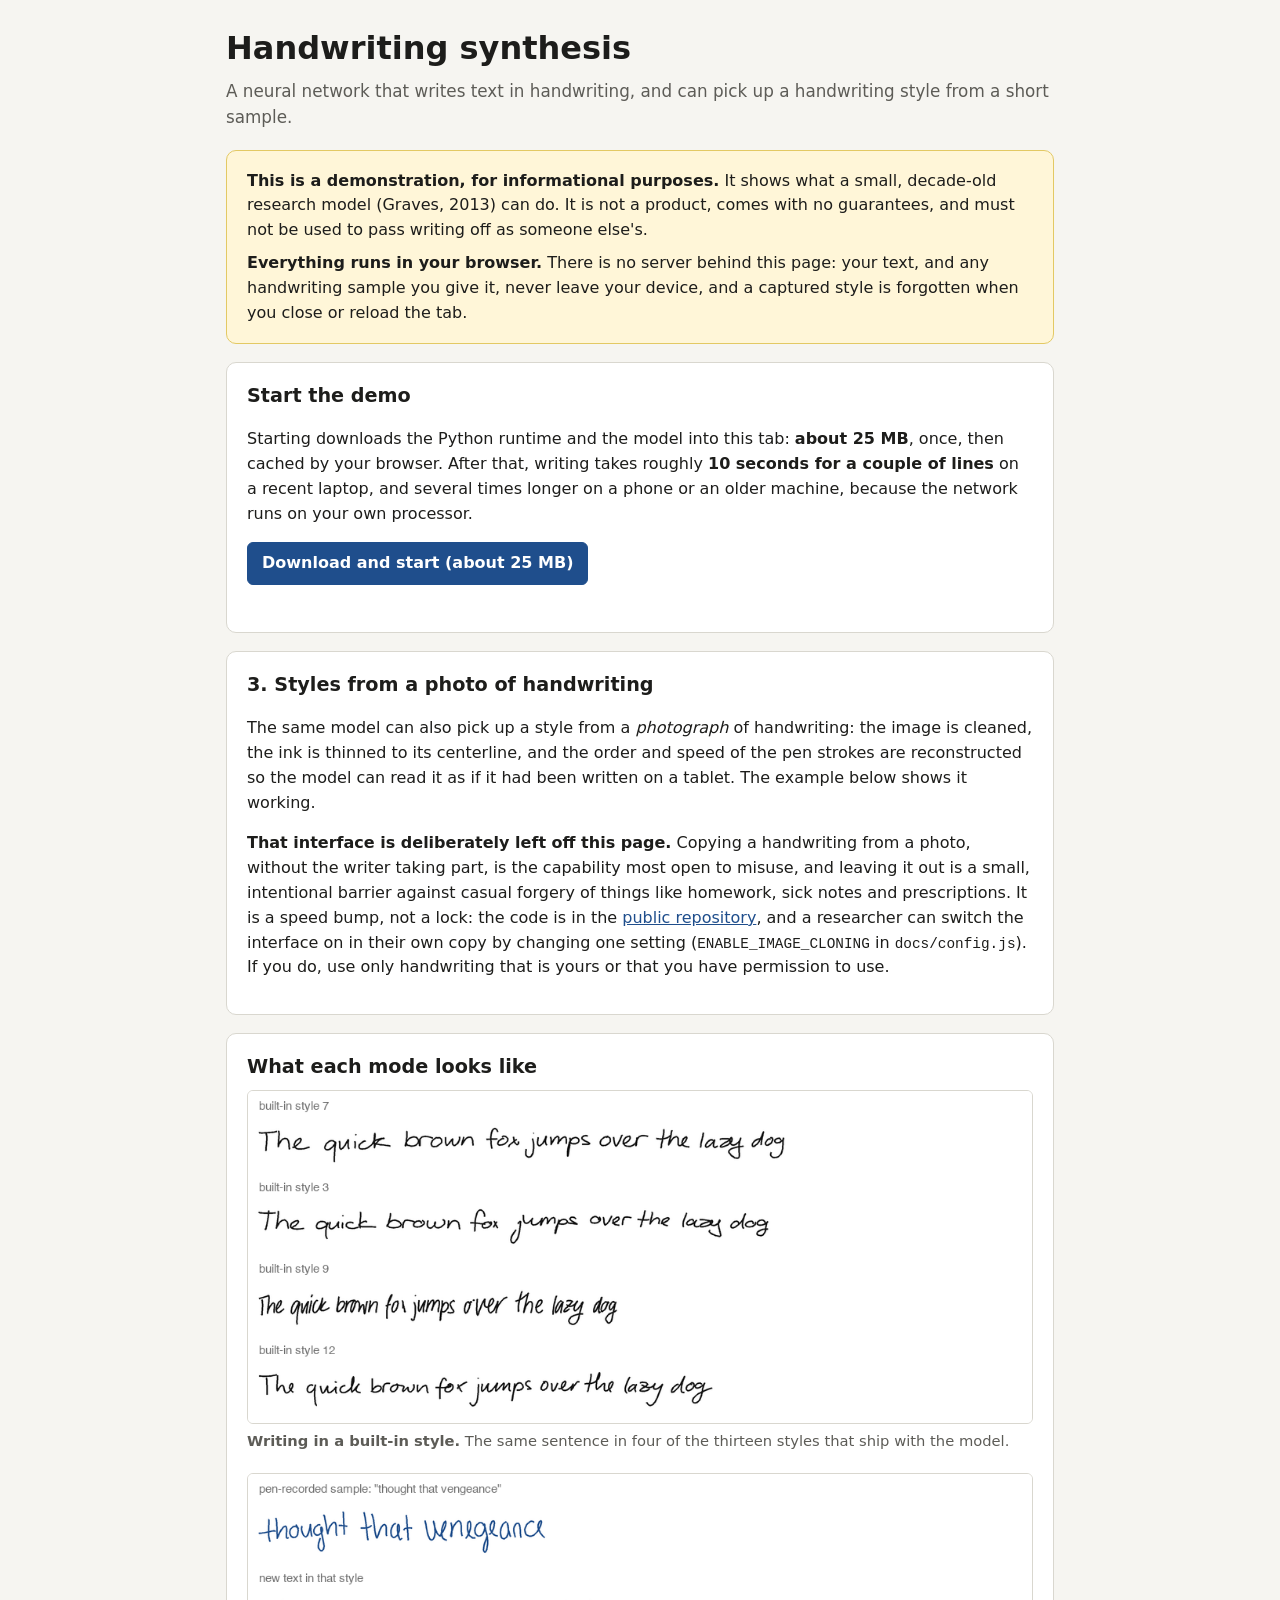
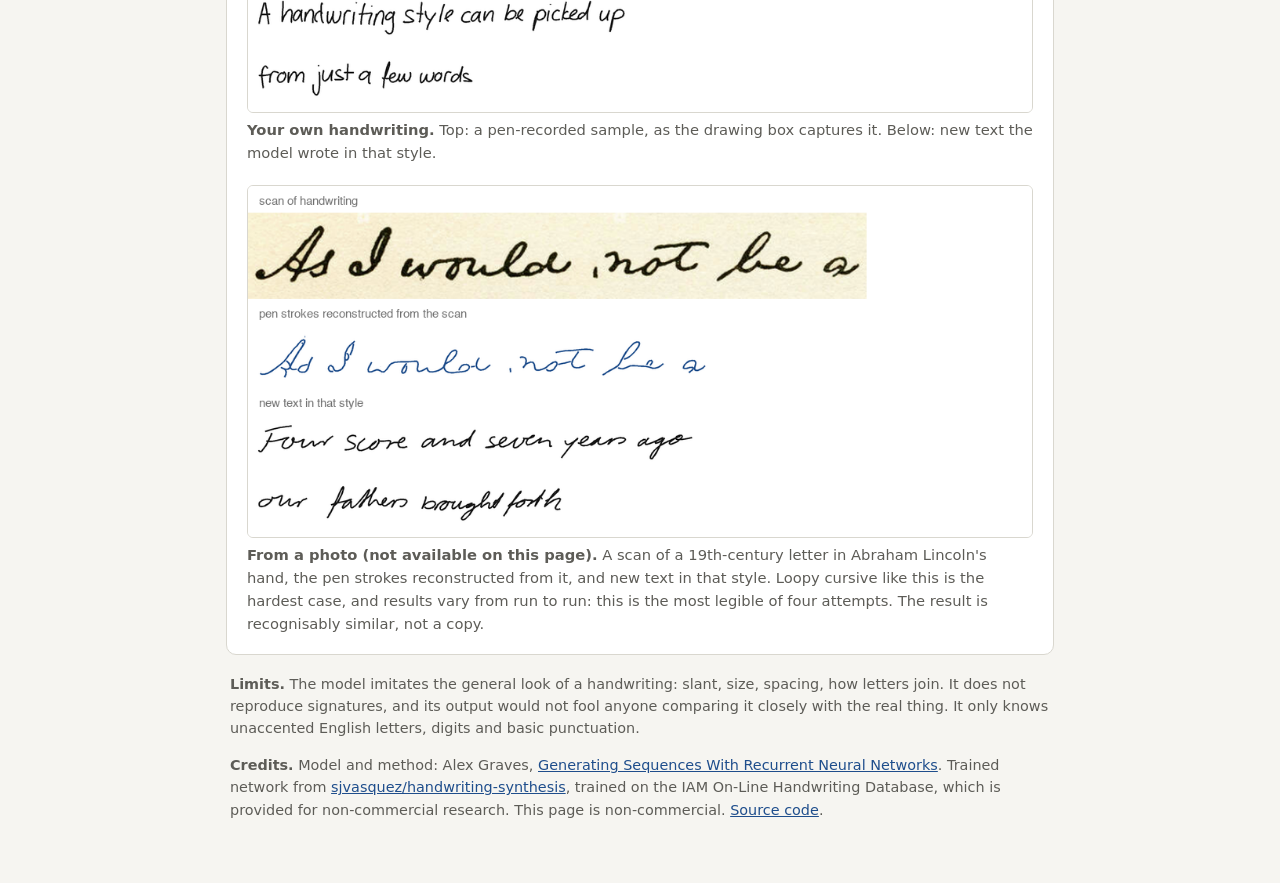
<file: docs/index.html>
<!DOCTYPE html>
<html lang="en">
<head>
<meta charset="UTF-8">
<meta name="viewport" content="width=device-width, initial-scale=1">
<title>Handwriting Synthesis Demo</title>
<link rel="stylesheet" href="style.css">
</head>
<body>
<main>
<header>
  <h1>Handwriting synthesis</h1>
  <p class="lede">A neural network that writes text in handwriting, and can pick up a handwriting style from a short sample.</p>
</header>

<section class="notice" aria-label="About this demo">
  <p><strong>This is a demonstration, for informational purposes.</strong> It shows what a small, decade-old
  research model (Graves, 2013) can do. It is not a product, comes with no guarantees, and must not be used to
  pass writing off as someone else's.</p>
  <p><strong>Everything runs in your browser.</strong> There is no server behind this page: your text, and any
  handwriting sample you give it, never leave your device, and a captured style is forgotten when you close or
  reload the tab.</p>
</section>

<section id="loader">
  <h2>Start the demo</h2>
  <p>Starting downloads the Python runtime and the model into this tab: <strong>about 25 MB</strong>, once, then
  cached by your browser. After that, writing takes roughly <strong>10 seconds for a couple of lines</strong>
  on a recent laptop, and several times longer on a phone or an older machine, because the network runs on your own processor.</p>
  <button id="start" class="primary">Download and start (about 25 MB)</button>
  <p id="load-status" class="status" role="status"></p>
</section>

<div id="app" hidden>
<section>
  <h2>1. Write something</h2>
  <label for="text">Text to write (at most 75 characters per line; wrap a whole line in **two asterisks** for bold)</label>
  <textarea id="text" rows="5">The quick brown fox jumps
over the lazy dog</textarea>
  <div class="row">
    <label>Style
      <select id="style"></select>
    </label>
    <label>Neatness <span id="bias-value">0.85</span>
      <input type="range" id="bias" min="0" max="1.5" step="0.05" value="0.85">
    </label>
    <label>Ink
      <select id="color"><option>black</option><option>blue</option><option>red</option><option>green</option></select>
    </label>
    <label>Align
      <select id="justify"><option value="left">left</option><option value="center">center</option><option value="right">right</option></select>
    </label>
  </div>
  <p class="hint">Neatness trades variety for legibility: low values are loose and sometimes illegible, high values are tidy and uniform.</p>
  <button id="generate" class="primary">Write it</button>
  <div class="progress" id="generate-progress" hidden><div></div></div>
  <p id="generate-status" class="status" role="status"></p>
  <div id="output" class="paper" hidden></div>
  <p><a id="download" hidden download="handwriting.svg">Download as SVG</a></p>
</section>

<section>
  <h2>2. Use your own handwriting</h2>
  <p>Write a few words in the box with a mouse, finger or stylus, type exactly what you wrote, and press
  <em>Use my handwriting</em>. The model reads the sample, then tests itself by writing three short lines in
  that style and checking they are legible; that test takes about 25 seconds on a laptop. Your style
  then appears as <em>mine</em> in the style list above.</p>
  <canvas id="pad" width="1000" height="220" aria-label="Handwriting sample box"></canvas>
  <div class="row">
    <label class="grow">What you wrote
      <input type="text" id="sample-text" placeholder="for example: a quiet morning walk">
    </label>
    <button id="clear">Clear</button>
    <button id="capture" class="primary">Use my handwriting</button>
  </div>
  <div class="progress" id="capture-progress" hidden><div></div></div>
  <p id="capture-status" class="status" role="status"></p>
  <div id="capture-sample" class="sample" hidden></div>
</section>
</div>

<section id="photo">
  <h2>3. Styles from a photo of handwriting</h2>
  <p>The same model can also pick up a style from a <em>photograph</em> of handwriting: the image is cleaned,
  the ink is thinned to its centerline, and the order and speed of the pen strokes are reconstructed so the
  model can read it as if it had been written on a tablet. The example below shows it working.</p>
  <p><strong>That interface is deliberately left off this page.</strong> Copying a handwriting from a photo,
  without the writer taking part, is the capability most open to misuse, and leaving it out is a small,
  intentional barrier against casual forgery of things like homework, sick notes and prescriptions. It is a
  speed bump, not a lock: the code is in the
  <a href="https://github.com/jonathanmaxberman/handwriting-synthesis-TF2-cloner">public repository</a>, and a
  researcher can switch the interface on in their own copy by changing one setting
  (<code>ENABLE_IMAGE_CLONING</code> in <code>docs/config.js</code>). If you do, use only handwriting that is
  yours or that you have permission to use.</p>
  <div id="photo-ui" hidden>
    <p class="hint">Image cloning is switched on in this copy. One line of a few words, cropped close to the
    writing. The first use downloads about 45 MB of image tools; tracing then tries five reconstructions and
    tests each, which takes about three minutes on a laptop.</p>
    <div class="row">
      <input type="file" id="photo-file" accept="image/*">
      <label class="grow">What the image says
        <input type="text" id="photo-text">
      </label>
      <button id="photo-go" class="primary">Use this image</button>
    </div>
    <div class="progress" id="photo-progress" hidden><div></div></div>
    <p id="photo-status" class="status" role="status"></p>
    <div id="photo-sample" class="sample" hidden></div>
  </div>
</section>

<section>
  <h2>What each mode looks like</h2>
  <figure>
    <img src="img/mode-write.png" alt="The same sentence written by the model in four of its built-in styles" loading="lazy">
    <figcaption><strong>Writing in a built-in style.</strong> The same sentence in four of the thirteen styles
    that ship with the model.</figcaption>
  </figure>
  <figure>
    <img src="img/mode-draw.png" alt="A pen-recorded handwriting sample and new text written by the model in that style" loading="lazy">
    <figcaption><strong>Your own handwriting.</strong> Top: a pen-recorded sample, as the drawing box captures
    it. Below: new text the model wrote in that style.</figcaption>
  </figure>
  <figure>
    <img src="img/mode-photo.png" alt="A scan of handwriting, the pen strokes reconstructed from it, and new text written in that style" loading="lazy">
    <figcaption><strong>From a photo (not available on this page).</strong> A scan of a 19th-century letter in
    Abraham Lincoln's hand, the pen strokes reconstructed from it, and new text in that style. Loopy cursive
    like this is the hardest case, and results vary from run to run: this is the most legible of four attempts. The result is recognisably similar, not a copy.</figcaption>
  </figure>
</section>

<footer>
  <p><strong>Limits.</strong> The model imitates the general look of a handwriting: slant, size, spacing, how
  letters join. It does not reproduce signatures, and its output would not fool anyone comparing it closely
  with the real thing. It only knows unaccented English letters, digits and basic punctuation.</p>
  <p><strong>Credits.</strong> Model and method: Alex Graves,
  <a href="https://arxiv.org/abs/1308.0850">Generating Sequences With Recurrent Neural Networks</a>.
  Trained network from <a href="https://github.com/sjvasquez/handwriting-synthesis">sjvasquez/handwriting-synthesis</a>,
  trained on the IAM On-Line Handwriting Database, which is provided for non-commercial research.
  This page is non-commercial. <a href="https://github.com/jonathanmaxberman/handwriting-synthesis-TF2-cloner">Source code</a>.</p>
</footer>
</main>
<script src="config.js"></script>
<script src="app.js"></script>
</body>
</html>
</file>
<file: docs/style.css>
:root {
  --bg: #f6f5f1; --panel: #ffffff; --text: #1d1d1b; --muted: #5d5c57; --line: #d9d7cf;
  --accent: #1f4e8c; --accent-text: #ffffff; --warn-bg: #fff6d8; --warn-line: #e3c964; --error: #a4161a;
}
@media (prefers-color-scheme: dark) {
  :root { --bg: #17181a; --panel: #212326; --text: #ecebe7; --muted: #a9a8a2; --line: #3a3d42;
          --accent: #8fb8f0; --accent-text: #10151c; --warn-bg: #332c12; --warn-line: #7a6a25; --error: #ff8f8f; }
}
* { box-sizing: border-box; }
body { margin: 0; background: var(--bg); color: var(--text); font: 16px/1.55 system-ui, -apple-system, "Segoe UI", sans-serif; }
main { max-width: 860px; margin: 0 auto; padding: 24px 16px 48px; }
h1 { font-size: 2rem; margin: 0 0 4px; }
h2 { font-size: 1.2rem; margin: 0 0 8px; }
.lede { color: var(--muted); margin: 0 0 20px; font-size: 1.05rem; }
section { background: var(--panel); border: 1px solid var(--line); border-radius: 10px; padding: 18px 20px; margin: 0 0 18px; }
section.notice { background: var(--warn-bg); border-color: var(--warn-line); }
section.notice p { margin: 0 0 8px; } section.notice p:last-child { margin: 0; }
label { display: block; font-size: .9rem; color: var(--muted); }
textarea, input[type=text], select { width: 100%; font: inherit; color: var(--text); background: var(--bg);
  border: 1px solid var(--line); border-radius: 6px; padding: 8px; margin-top: 4px; }
textarea { resize: vertical; font-family: ui-monospace, Menlo, monospace; font-size: .95rem; }
.row { display: flex; flex-wrap: wrap; gap: 12px; align-items: flex-end; margin: 12px 0; }
.row > label { flex: 1 1 130px; } .row > .grow { flex: 3 1 260px; }
input[type=range] { width: 100%; }
button { font: inherit; padding: 8px 14px; border-radius: 6px; border: 1px solid var(--line); background: var(--bg);
  color: var(--text); cursor: pointer; }
button.primary { background: var(--accent); color: var(--accent-text); border-color: var(--accent); font-weight: 600; }
button:disabled { opacity: .5; cursor: default; }
.hint { color: var(--muted); font-size: .9rem; margin: 4px 0 12px; }
.status { min-height: 1.4em; margin: 8px 0 0; color: var(--muted); font-size: .95rem; }
.status.error { color: var(--error); font-weight: 600; }
.progress { height: 6px; background: var(--line); border-radius: 3px; overflow: hidden; margin-top: 10px; }
.progress > div { height: 100%; width: 0; background: var(--accent); transition: width .2s; }
.paper { background: #fff; border: 1px solid var(--line); border-radius: 6px; margin-top: 12px; overflow: hidden; }
.paper svg { display: block; width: 100%; height: auto; }
canvas#pad { width: 100%; height: auto; background: #fff; border: 1px solid var(--line); border-radius: 6px;
  touch-action: none; cursor: crosshair; display: block; }
.sample { margin-top: 10px; padding: 8px; border: 1px dashed var(--line); border-radius: 6px; }
.sample svg { display: block; max-width: 100%; max-height: 90px; }
figure { margin: 0 0 20px; } figure:last-child { margin: 0; }
figure img { width: 100%; height: auto; border: 1px solid var(--line); border-radius: 6px; background: #fff; display: block; }
figcaption { color: var(--muted); font-size: .92rem; margin-top: 6px; }
footer { color: var(--muted); font-size: .9rem; padding: 0 4px; }
code { font-family: ui-monospace, Menlo, monospace; font-size: .9em; }
a { color: var(--accent); }
</file>
